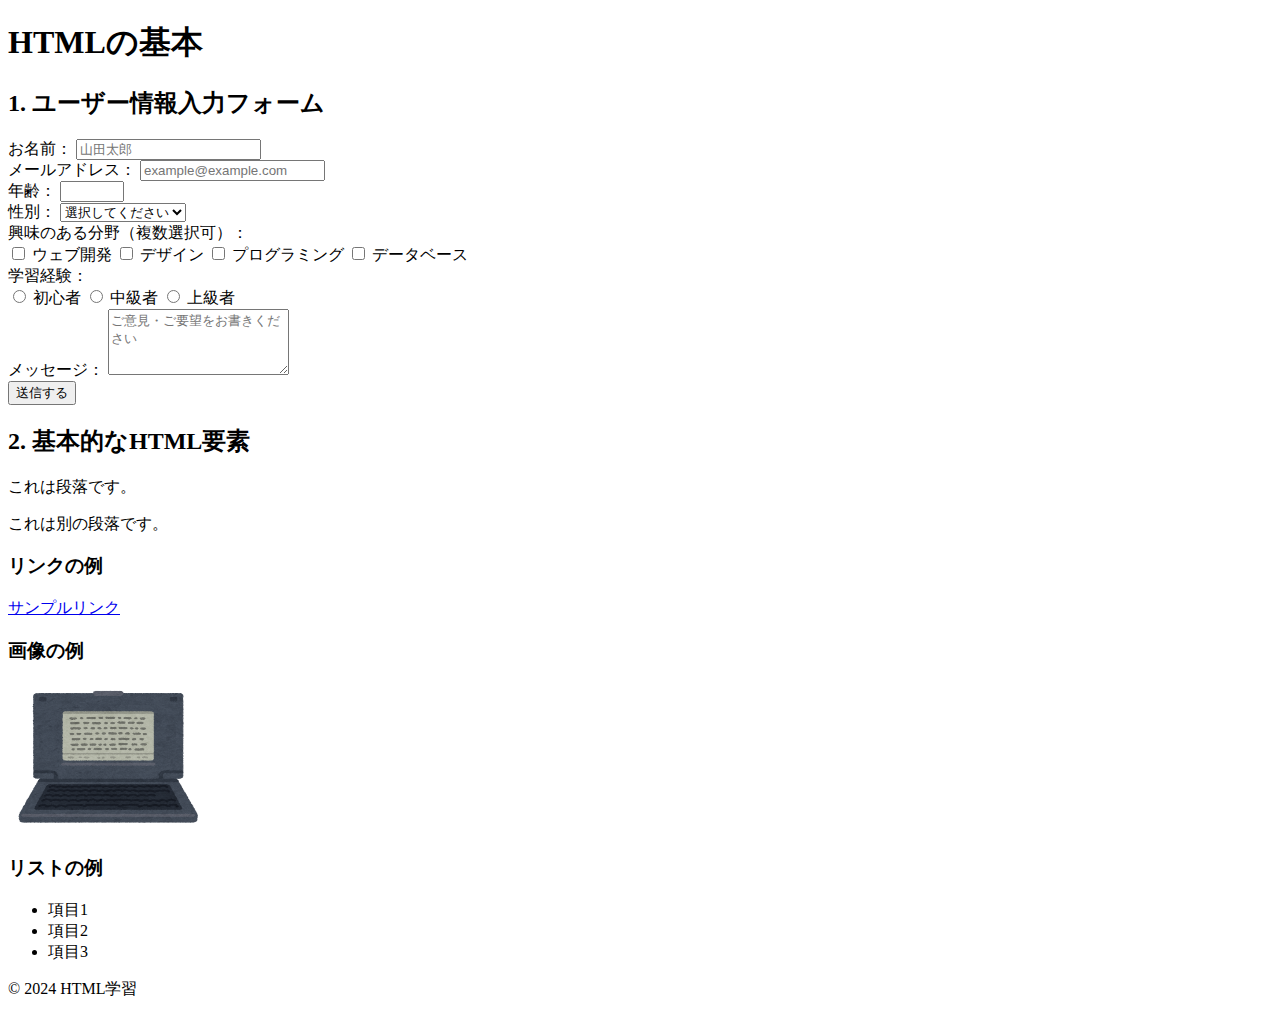
<file: 1-StaticHtml/index.html>
<!DOCTYPE html>
<html lang="ja">
<head>
    <meta charset="UTF-8">
    <meta name="viewport" content="width=device-width, initial-scale=1.0">
    <meta name="description" content="HTMLの基本を学ぶためのページです">
    <meta name="keywords" content="HTML, 学習, ウェブ開発">
    <meta name="author" content="学習者">
    <base href="/1-StaticHtml/">
    <title>HTMLの基本</title>
    <link rel="icon" type="image/x-icon" href="./assets/favicon.ico">
</head>
<body>
    <div name="header">
        <h1>HTMLの基本</h1>
    </div>

    <div name="main-content">
        <div>
            <h2>1. ユーザー情報入力フォーム</h2>
            <div>
                <div>
                    <label for="name">お名前：</label>
                    <input id="name" type="text" name="name" placeholder="山田太郎" />
                </div>

                <div>
                    <label for="email">メールアドレス：</label>
                    <input id="email" type="email" name="email" placeholder="example@example.com" />
                </div>

                <div>
                    <label for="age">年齢：</label>
                    <input id="age" type="number" name="age" min="0" max="120" />
                </div>

                <div>
                    <label for="gender">性別：</label>
                    <select id="gender" name="gender">
                        <option value="">選択してください</option>
                        <option value="male">男性</option>
                        <option value="female">女性</option>
                        <option value="other">その他</option>
                    </select>
                </div>

                <div>
                    <label>興味のある分野（複数選択可）：</label>
                    <div>
                        <label>
                            <input type="checkbox" name="interests" value="web"> ウェブ開発
                        </label>
                        <label>
                            <input type="checkbox" name="interests" value="design"> デザイン
                        </label>
                        <label>
                            <input type="checkbox" name="interests" value="programming"> プログラミング
                        </label>
                        <label>
                            <input type="checkbox" name="interests" value="database"> データベース
                        </label>
                    </div>
                </div>

                <div>
                    <label>学習経験：</label>
                    <div>
                        <label>
                            <input type="radio" name="experience" value="beginner"> 初心者
                        </label>
                        <label>
                            <input type="radio" name="experience" value="intermediate"> 中級者
                        </label>
                        <label>
                            <input type="radio" name="experience" value="advanced"> 上級者
                        </label>
                    </div>
                </div>

                <div>
                    <label for="message">メッセージ：</label>
                    <textarea id="message" name="message" rows="4" placeholder="ご意見・ご要望をお書きください"></textarea>
                </div>

                <div>
                    <button type="button">送信する</button>
                </div>
            </div>
        </div>

        <div>
            <h2>2. 基本的なHTML要素</h2>
            <div>
                <p>これは<span>段落</span>です。</p>
                <p>これは別の<span>段落</span>です。</p>
            </div>

            <div>
                <h3>リンクの例</h3>
                <a href="https://www.example.com">サンプルリンク</a>
            </div>

            <div>
                <h3>画像の例</h3>
                <img src="./assets/sample.png" alt="サンプル画像" width="200" height="150">
            </div>

            <div>
                <h3>リストの例</h3>
                <ul>
                    <li>項目1</li>
                    <li>項目2</li>
                    <li>項目3</li>
                </ul>
            </div>
        </div>
    </div>

    <div name="footer">
        <p>© 2024 HTML学習</p>
    </div>
</body>
</html>
</file>
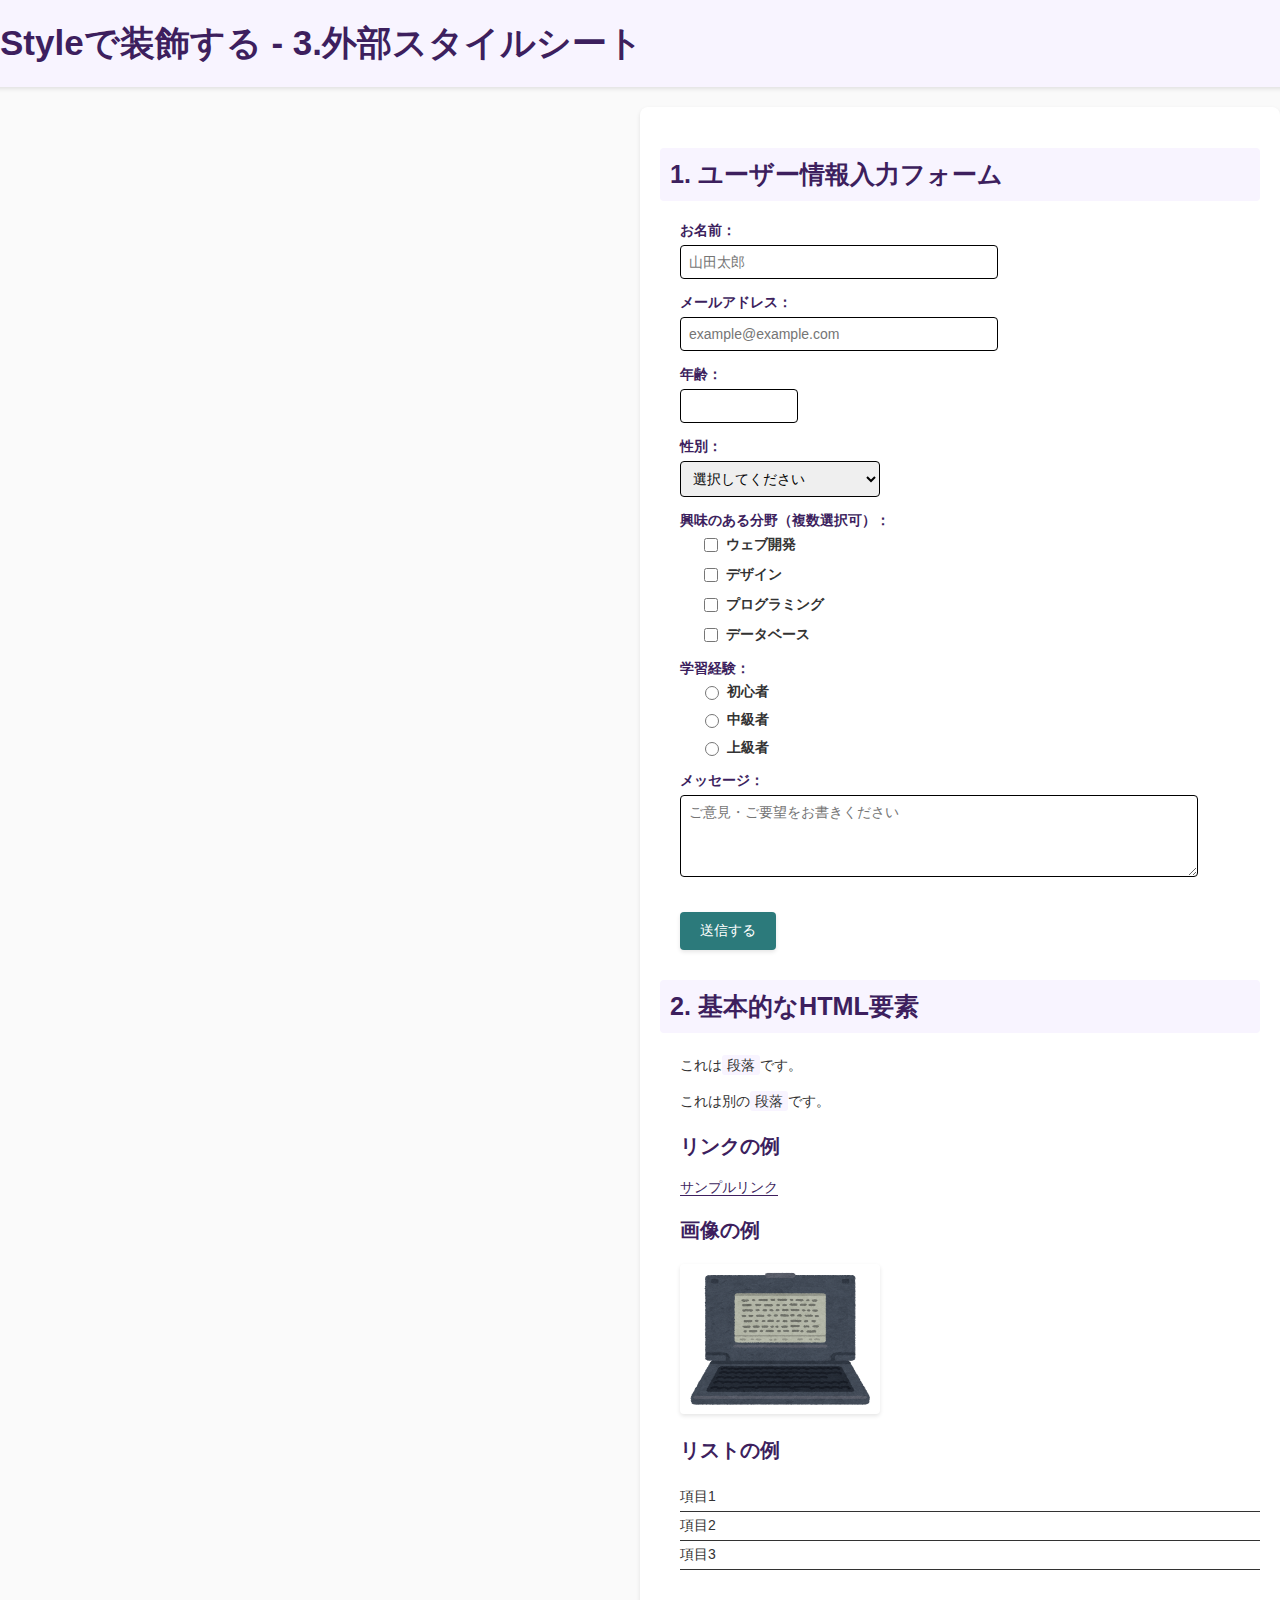
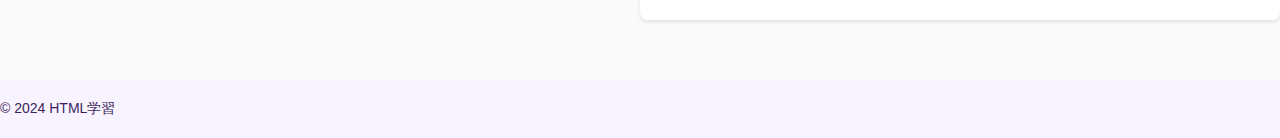
<file: 2-Style/external-file-style.html>
<!DOCTYPE html>
<html lang="ja">
<head>
    <meta charset="UTF-8">
    <meta name="viewport" content="width=device-width, initial-scale=1.0">
    <meta name="description" content="HTMLの基本を学ぶためのページです">
    <meta name="keywords" content="HTML, 学習, ウェブ開発">
    <meta name="author" content="学習者">
    <base href="/2-Style/">
    <title>Styleで装飾する - 3.外部スタイルシート</title>
    <link rel="icon" type="image/x-icon" href="./assets/favicon.ico">
    <link rel="stylesheet" href="./css/theme.css">
    <link rel="stylesheet" href="./css/style.css">
</head>
<body class="theme-background theme-text">
    <div class="header theme-background-light theme-shadow">
        <h1 class="theme-primary">Styleで装飾する - 3.外部スタイルシート</h1>
    </div>

    <div class="main-content theme-background-white theme-shadow">
        <div class="section">
            <h2 id="section-1" class="theme-primary theme-background-light">1. ユーザー情報入力フォーム</h2>
            <div class="form-container">
                <div class="form-group">
                    <label for="name" class="theme-primary">お名前：</label>
                    <input id="name" type="text" name="name" placeholder="山田太郎" class="theme-border" />
                </div>

                <div class="form-group">
                    <label for="email" class="theme-primary">メールアドレス：</label>
                    <input id="email" type="email" name="email" placeholder="example@example.com" class="theme-border" />
                </div>

                <div class="form-group">
                    <label for="age" class="theme-primary">年齢：</label>
                    <input id="age" type="number" name="age" min="0" max="120" class="theme-border" />
                </div>

                <div class="form-group">
                    <label for="gender" class="theme-primary">性別：</label>
                    <select id="gender" name="gender" class="theme-border">
                        <option value="">選択してください</option>
                        <option value="male">男性</option>
                        <option value="female">女性</option>
                        <option value="other">その他</option>
                    </select>
                </div>

                <div class="form-group">
                    <label class="theme-primary">興味のある分野（複数選択可）：</label>
                    <div class="checkbox-group">
                        <label>
                            <input type="checkbox" name="interests" value="web"> ウェブ開発
                        </label>
                        <label>
                            <input type="checkbox" name="interests" value="design"> デザイン
                        </label>
                        <label>
                            <input type="checkbox" name="interests" value="programming"> プログラミング
                        </label>
                        <label>
                            <input type="checkbox" name="interests" value="database"> データベース
                        </label>
                    </div>
                </div>

                <div class="form-group">
                    <label class="theme-primary">学習経験：</label>
                    <div class="radio-group">
                        <label>
                            <input type="radio" name="experience" value="beginner"> 初心者
                        </label>
                        <label>
                            <input type="radio" name="experience" value="intermediate"> 中級者
                        </label>
                        <label>
                            <input type="radio" name="experience" value="advanced"> 上級者
                        </label>
                    </div>
                </div>

                <div class="form-group">
                    <label for="message" class="theme-primary">メッセージ：</label>
                    <textarea id="message" name="message" rows="4" placeholder="ご意見・ご要望をお書きください" class="theme-border"></textarea>
                </div>

                <div class="button-group">
                    <button type="button" class="theme-button theme-shadow">送信する</button>
                </div>
            </div>
        </div>

        <div class="section">
            <h2 id="section-2" class="theme-primary theme-background-light">2. 基本的なHTML要素</h2>
            <div class="content-section">
                <p>これは<span class="theme-highlight">段落</span>です。</p>
                <p>これは別の<span class="theme-highlight">段落</span>です。</p>
            </div>

            <div class="content-section">
                <h3 class="theme-primary">リンクの例</h3>
                <a href="https://www.example.com" class="theme-link">サンプルリンク</a>
            </div>

            <div class="content-section">
                <h3 class="theme-primary">画像の例</h3>
                <img src="./assets/sample.png" alt="サンプル画像" width="200" height="150" class="theme-shadow">
            </div>

            <div class="content-section">
                <h3 class="theme-primary">リストの例</h3>
                <ul>
                    <li class="theme-border">項目1</li>
                    <li class="theme-border">項目2</li>
                    <li class="theme-border">項目3</li>
                </ul>
            </div>
        </div>
    </div>

    <div class="footer theme-background-light theme-primary">
        <p>© 2024 HTML学習</p>
    </div>
</body>
</html>
</file>
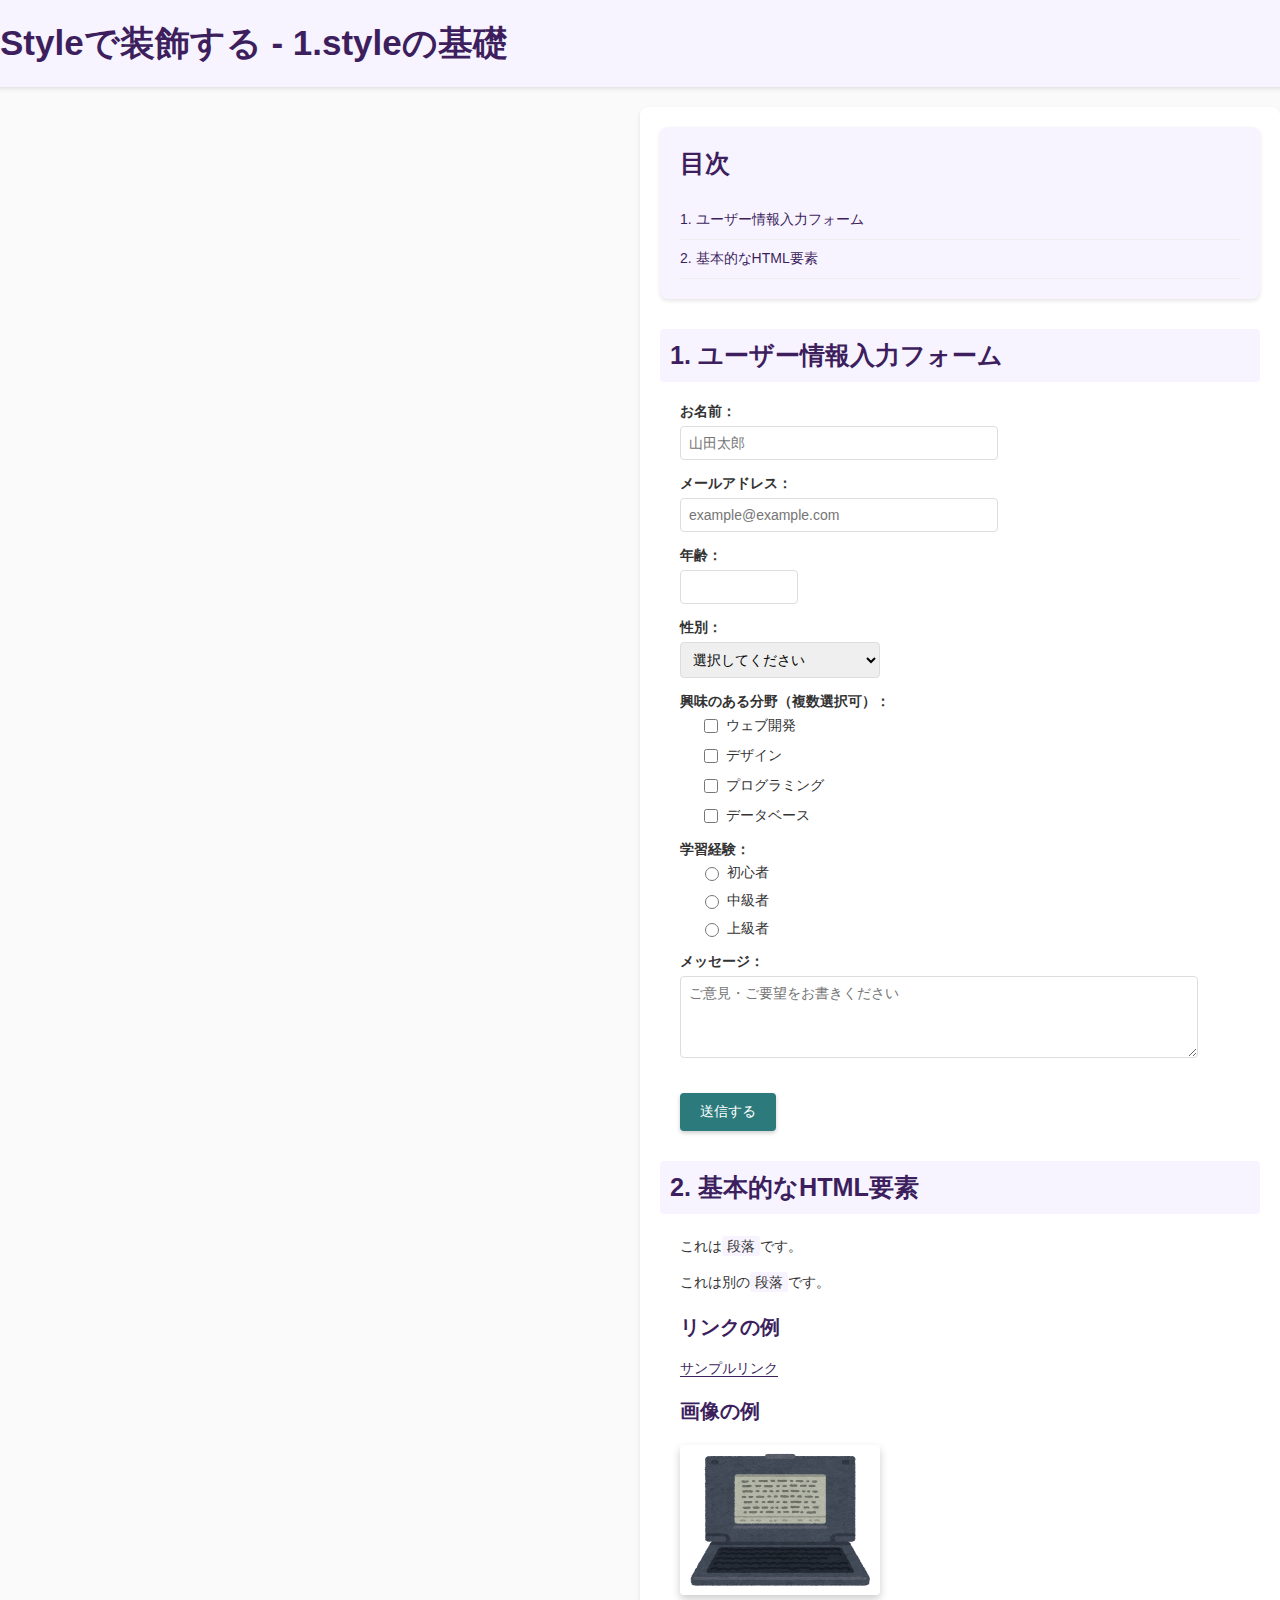
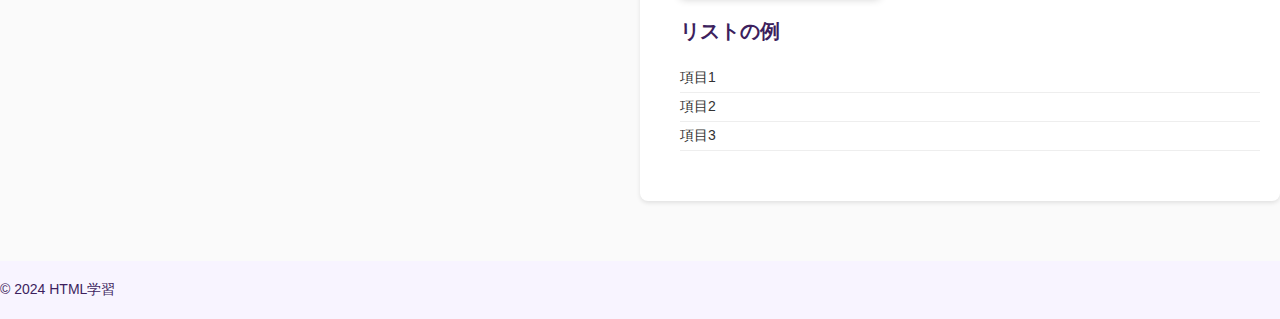
<file: 2-Style/inline-style.html>
<!DOCTYPE html>
<html lang="ja" style="font-size: 14px;">
<head>
    <meta charset="UTF-8">
    <meta name="viewport" content="width=device-width, initial-scale=1.0">
    <meta name="description" content="HTMLの基本を学ぶためのページです">
    <meta name="keywords" content="HTML, 学習, ウェブ開発">
    <meta name="author" content="学習者">
    <base href="/2-Style/">
    <title>Styleで装飾する - 1.styleの基礎</title>
    <link rel="icon" type="image/x-icon" href="./assets/favicon.ico">
</head>
<body style="margin: 0; padding: 0; font-family: 'Helvetica Neue', Arial, sans-serif; background-color: #fafafa; color: #333; width: 1920px; height: 1080px; display: flex; flex-direction: column; align-items: center;">
    <div name="header" style="background-color: #f8f4ff; padding: 20px; text-align: left; box-shadow: 0 2px 4px rgba(0,0,0,0.1); width: 100%;">
        <h1 style="margin: 0; font-size: 2.5rem; color: #3d1f5e;">Styleで装飾する - 1.styleの基礎</h1>
    </div>

    <div name="main-content" style="margin: 20px; padding: 20px; background-color: white; border-radius: 8px; box-shadow: 0 2px 4px rgba(0,0,0,0.1); min-width: 600px; max-width: 800px;">
        <div style="margin-bottom: 30px; padding: 20px; background-color: #f8f4ff; border-radius: 8px; box-shadow: 0 2px 4px rgba(0,0,0,0.1);">
            <h2 style="color: #3d1f5e; margin-top: 0; font-size: 1.8rem;">目次</h2>
            <ul style="list-style-type: none; padding: 0; margin: 0;">
                <li style="padding: 5px 0; border-bottom: 1px solid #eee;">
                    <a href="#section-1" style="color: #3d1f5e; text-decoration: none; display: block; padding: 5px 0; font-size: 1rem;">1. ユーザー情報入力フォーム</a>
                </li>
                <li style="padding: 5px 0; border-bottom: 1px solid #eee;">
                    <a href="#section-2" style="color: #3d1f5e; text-decoration: none; display: block; padding: 5px 0; font-size: 1rem;">2. 基本的なHTML要素</a>
                </li>
            </ul>
        </div>

        <div style="margin-bottom: 30px;">
            <h2 id="section-1" style="color: #3d1f5e; background-color: #f8f4ff; padding: 10px; border-radius: 4px; font-size: 1.8rem;">1. ユーザー情報入力フォーム</h2>
            <div style="display: grid; gap: 15px; margin-left: 20px;">
                <div style="display: grid; gap: 5px;">
                    <label for="name" style="font-weight: bold; font-size: 1rem;">お名前：</label>
                    <input id="name" type="text" name="name" placeholder="山田太郎" style="padding: 8px; border: 1px solid #ddd; border-radius: 4px; font-size: 1rem; width: 300px;" />
                </div>

                <div style="display: grid; gap: 5px;">
                    <label for="email" style="font-weight: bold; font-size: 1rem;">メールアドレス：</label>
                    <input id="email" type="email" name="email" placeholder="example@example.com" style="padding: 8px; border: 1px solid #ddd; border-radius: 4px; font-size: 1rem; width: 300px;" />
                </div>

                <div style="display: grid; gap: 5px;">
                    <label for="age" style="font-weight: bold; font-size: 1rem;">年齢：</label>
                    <input id="age" type="number" name="age" min="0" max="120" style="padding: 8px; border: 1px solid #ddd; border-radius: 4px; font-size: 1rem; width: 100px;" />
                </div>

                <div style="display: grid; gap: 5px;">
                    <label for="gender" style="font-weight: bold; font-size: 1rem;">性別：</label>
                    <select id="gender" name="gender" style="padding: 8px; border: 1px solid #ddd; border-radius: 4px; font-size: 1rem; width: 200px;">
                        <option value="">選択してください</option>
                        <option value="male">男性</option>
                        <option value="female">女性</option>
                        <option value="other">その他</option>
                    </select>
                </div>

                <div style="display: grid; gap: 5px;">
                    <label style="font-weight: bold; font-size: 1rem;">興味のある分野（複数選択可）：</label>
                    <div style="display: grid; gap: 10px; margin-left: 20px;">
                        <label style="display: flex; align-items: center; gap: 5px; font-size: 1rem;">
                            <input type="checkbox" name="interests" value="web" style="width: 1rem; height: 1rem;"> ウェブ開発
                        </label>
                        <label style="display: flex; align-items: center; gap: 5px; font-size: 1rem;">
                            <input type="checkbox" name="interests" value="design" style="width: 1rem; height: 1rem;"> デザイン
                        </label>
                        <label style="display: flex; align-items: center; gap: 5px; font-size: 1rem;">
                            <input type="checkbox" name="interests" value="programming" style="width: 1rem; height: 1rem;"> プログラミング
                        </label>
                        <label style="display: flex; align-items: center; gap: 5px; font-size: 1rem;">
                            <input type="checkbox" name="interests" value="database" style="width: 1rem; height: 1rem;"> データベース
                        </label>
                    </div>
                </div>

                <div style="display: grid; gap: 5px;">
                    <label style="font-weight: bold; font-size: 1rem;">学習経験：</label>
                    <div style="display: grid; gap: 10px; margin-left: 20px;">
                        <label style="display: flex; align-items: center; gap: 5px; font-size: 1rem;">
                            <input type="radio" name="experience" value="beginner" style="width: 1rem; height: 1rem;"> 初心者
                        </label>
                        <label style="display: flex; align-items: center; gap: 5px; font-size: 1rem;">
                            <input type="radio" name="experience" value="intermediate" style="width: 1rem; height: 1rem;"> 中級者
                        </label>
                        <label style="display: flex; align-items: center; gap: 5px; font-size: 1rem;">
                            <input type="radio" name="experience" value="advanced" style="width: 1rem; height: 1rem;"> 上級者
                        </label>
                    </div>
                </div>

                <div style="display: grid; gap: 5px;">
                    <label for="message" style="font-weight: bold; font-size: 1rem;">メッセージ：</label>
                    <textarea id="message" name="message" rows="4" placeholder="ご意見・ご要望をお書きください" style="padding: 8px; border: 1px solid #ddd; border-radius: 4px; font-size: 1rem; resize: vertical; width: 500px;"></textarea>
                </div>

                <div style="display: flex; gap: 10px; margin-top: 20px;">
                    <button type="button" style="padding: 10px 20px; background-color: #2c7a7b; color: white; border: none; border-radius: 4px; cursor: pointer; font-size: 1rem; box-shadow: 0 2px 4px rgba(0,0,0,0.2);">送信する</button>
                </div>
            </div>
        </div>

        <div style="margin-bottom: 30px;">
            <h2 id="section-2" style="color: #3d1f5e; background-color: #f8f4ff; padding: 10px; border-radius: 4px; font-size: 1.8rem;">2. 基本的なHTML要素</h2>
            <div style="margin-bottom: 20px; margin-left: 20px;">
                <p style="line-height: 1.6; font-size: 1rem;">これは<span style="background-color: #f8f4ff; padding: 2px 5px; border-radius: 3px;">段落</span>です。</p>
                <p style="line-height: 1.6; font-size: 1rem;">これは別の<span style="background-color: #f8f4ff; padding: 2px 5px; border-radius: 3px;">段落</span>です。</p>
            </div>

            <div style="margin-bottom: 20px; margin-left: 20px;">
                <h3 style="color: #3d1f5e; font-size: 1.4rem;">リンクの例</h3>
                <a href="https://www.example.com" style="color: #3d1f5e; text-decoration: none; border-bottom: 1px solid #3d1f5e; font-size: 1rem;">サンプルリンク</a>
            </div>

            <div style="margin-bottom: 20px; margin-left: 20px;">
                <h3 style="color: #3d1f5e; font-size: 1.4rem;">画像の例</h3>
                <img src="./assets/sample.png" alt="サンプル画像" width="200" height="150" style="border-radius: 4px; box-shadow: 0 4px 8px rgba(0,0,0,0.2);">
            </div>

            <div style="margin-bottom: 20px; margin-left: 20px;">
                <h3 style="color: #3d1f5e; font-size: 1.4rem;">リストの例</h3>
                <ul style="list-style-type: none; padding: 0;">
                    <li style="padding: 5px 0; border-bottom: 1px solid #eee; font-size: 1rem;">項目1</li>
                    <li style="padding: 5px 0; border-bottom: 1px solid #eee; font-size: 1rem;">項目2</li>
                    <li style="padding: 5px 0; border-bottom: 1px solid #eee; font-size: 1rem;">項目3</li>
                </ul>
            </div>
        </div>
    </div>

    <div name="footer" style="background-color: #f8f4ff; color: #3d1f5e; text-align: left; padding: 20px; margin-top: 40px; width: 100%;">
        <p style="margin: 0; font-size: 1rem;">© 2024 HTML学習</p>
    </div>
</body>
</html>
</file>
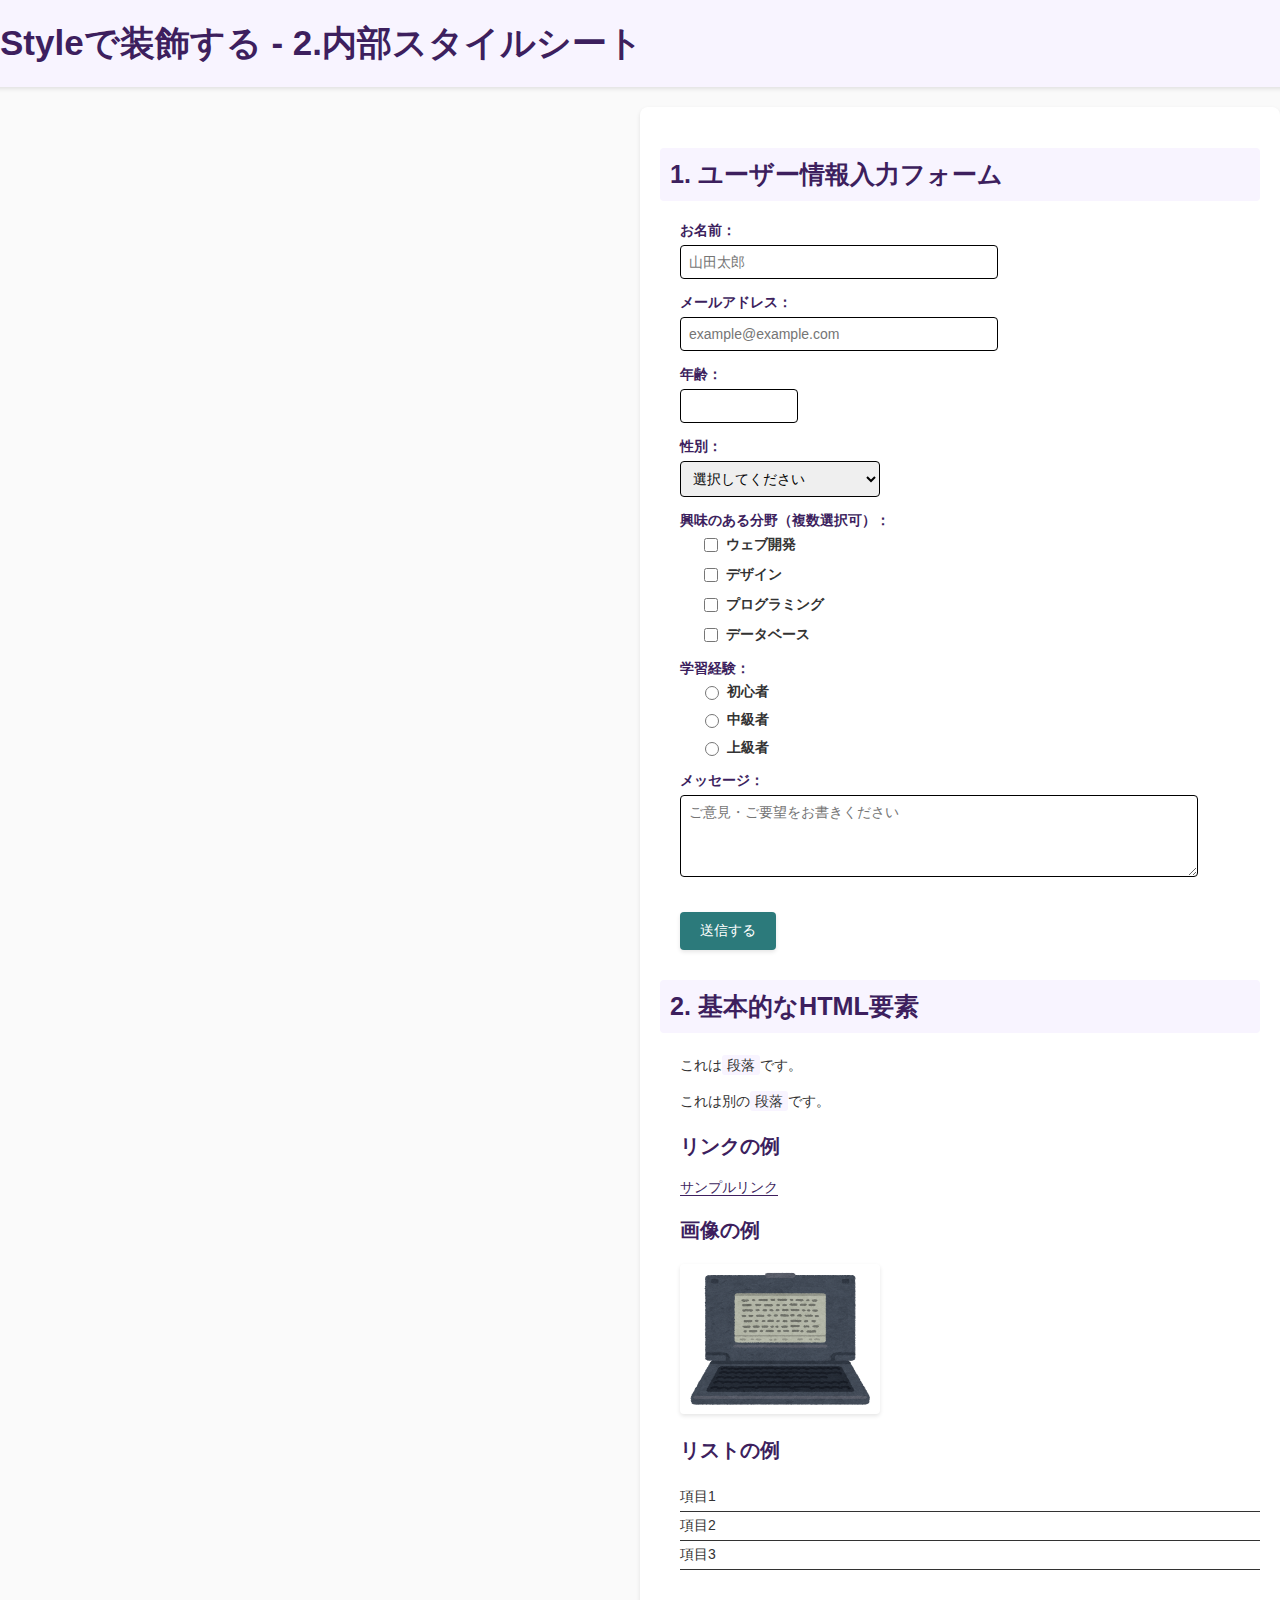
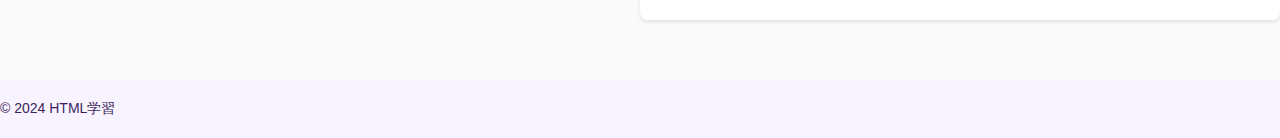
<file: 2-Style/internal-file-style.html>
<!DOCTYPE html>
<html lang="ja">
<head>
    <meta charset="UTF-8">
    <meta name="viewport" content="width=device-width, initial-scale=1.0">
    <meta name="description" content="HTMLの基本を学ぶためのページです">
    <meta name="keywords" content="HTML, 学習, ウェブ開発">
    <meta name="author" content="学習者">
    <base href="/2-Style/">
    <title>Styleで装飾する - 1.styleの基礎</title>
    <link rel="icon" type="image/x-icon" href="./assets/favicon.ico">
    <style type="text/css">
        /* カラーテーマ */
        .theme-primary {
            color: #3d1f5e;
        }
        .theme-secondary {
            color: #2c7a7b;
        }
        .theme-background {
            background-color: #fafafa;
        }
        .theme-background-light {
            background-color: #f8f4ff;
        }
        .theme-background-white {
            background-color: white;
        }
        .theme-text {
            color: #333;
        }
        .theme-border {
            border-color: #ddd;
        }
        .theme-shadow {
            box-shadow: 0 2px 4px rgba(0,0,0,0.1);
        }
        .theme-button {
            background-color: #2c7a7b;
            color: white;
        }
        .theme-button:hover {
            background-color: #246060;
        }
        .theme-link {
            color: #3d1f5e;
            border-bottom: 1px solid #3d1f5e;
        }
        .theme-highlight {
            background-color: #f8f4ff;
        }

        /* ベースレイアウト */
        html {
            font-size: 14px;
        }
        body {
            margin: 0;
            padding: 0;
            font-family: 'Helvetica Neue', Arial, sans-serif;
            width: 1920px;
            height: 1080px;
            display: flex;
            flex-direction: column;
            align-items: center;
        }

        /* ヘッダーセクション */
        .header {
            padding: 20px;
            text-align: left;
            width: 100%;
        }
        .header h1 {
            margin: 0;
            font-size: 2.5rem;
        }

        /* メインコンテンツエリア */
        .main-content {
            margin: 20px;
            padding: 20px;
            border-radius: 8px;
            min-width: 600px;
            max-width: 800px;
        }

        /* セクション共通スタイル */
        .section {
            margin-bottom: 30px;
        }
        .section h2 {
            padding: 10px;
            border-radius: 4px;
            font-size: 1.8rem;
        }

        /* フォームスタイル */
        .form-container {
            display: grid;
            gap: 15px;
            margin-left: 20px;
        }
        .form-group {
            display: grid;
            gap: 5px;
        }
        .form-group label {
            font-weight: bold;
            font-size: 1rem;
        }

        /* フォーム入力要素スタイル */
        .form-group input[type="text"],
        .form-group input[type="email"],
        .form-group input[type="number"],
        .form-group select,
        .form-group textarea {
            padding: 8px;
            border: 1px solid;
            border-radius: 4px;
            font-size: 1rem;
        }
        .form-group input[type="text"],
        .form-group input[type="email"] {
            width: 300px;
        }
        .form-group input[type="number"] {
            width: 100px;
        }
        .form-group select {
            width: 200px;
        }
        .form-group textarea {
            width: 500px;
            resize: vertical;
        }

        /* チェックボックス・ラジオボタングループ */
        .checkbox-group,
        .radio-group {
            display: grid;
            gap: 10px;
            margin-left: 20px;
        }
        .checkbox-group label,
        .radio-group label {
            display: flex;
            align-items: center;
            gap: 5px;
            font-size: 1rem;
        }
        .checkbox-group input,
        .radio-group input {
            width: 1rem;
            height: 1rem;
        }

        /* ボタングループ */
        .button-group {
            display: flex;
            gap: 10px;
            margin-top: 20px;
        }
        .button-group button {
            padding: 10px 20px;
            border: none;
            border-radius: 4px;
            cursor: pointer;
            font-size: 1rem;
        }

        /* コンテンツセクション */
        .content-section {
            margin-bottom: 20px;
            margin-left: 20px;
        }
        .content-section p {
            line-height: 1.6;
            font-size: 1rem;
        }
        .content-section span {
            padding: 2px 5px;
            border-radius: 3px;
        }
        .content-section h3 {
            font-size: 1.4rem;
        }
        .content-section a {
            text-decoration: none;
            font-size: 1rem;
        }
        .content-section img {
            border-radius: 4px;
        }
        .content-section ul {
            list-style-type: none;
            padding: 0;
        }
        .content-section li {
            padding: 5px 0;
            border-bottom: 1px solid;
            font-size: 1rem;
        }

        /* フッター */
        .footer {
            text-align: left;
            padding: 20px;
            margin-top: 40px;
            width: 100%;
        }
        .footer p {
            margin: 0;
            font-size: 1rem;
        }
    </style>
</head>
<body class="theme-background theme-text">
    <div class="header theme-background-light theme-shadow">
        <h1 class="theme-primary">Styleで装飾する - 2.内部スタイルシート</h1>
    </div>

    <div class="main-content theme-background-white theme-shadow">
        <div class="section">
            <h2 id="section-1" class="theme-primary theme-background-light">1. ユーザー情報入力フォーム</h2>
            <div class="form-container">
                <div class="form-group">
                    <label for="name" class="theme-primary">お名前：</label>
                    <input id="name" type="text" name="name" placeholder="山田太郎" class="theme-border" />
                </div>

                <div class="form-group">
                    <label for="email" class="theme-primary">メールアドレス：</label>
                    <input id="email" type="email" name="email" placeholder="example@example.com" class="theme-border" />
                </div>

                <div class="form-group">
                    <label for="age" class="theme-primary">年齢：</label>
                    <input id="age" type="number" name="age" min="0" max="120" class="theme-border" />
                </div>

                <div class="form-group">
                    <label for="gender" class="theme-primary">性別：</label>
                    <select id="gender" name="gender" class="theme-border">
                        <option value="">選択してください</option>
                        <option value="male">男性</option>
                        <option value="female">女性</option>
                        <option value="other">その他</option>
                    </select>
                </div>

                <div class="form-group">
                    <label class="theme-primary">興味のある分野（複数選択可）：</label>
                    <div class="checkbox-group">
                        <label>
                            <input type="checkbox" name="interests" value="web"> ウェブ開発
                        </label>
                        <label>
                            <input type="checkbox" name="interests" value="design"> デザイン
                        </label>
                        <label>
                            <input type="checkbox" name="interests" value="programming"> プログラミング
                        </label>
                        <label>
                            <input type="checkbox" name="interests" value="database"> データベース
                        </label>
                    </div>
                </div>

                <div class="form-group">
                    <label class="theme-primary">学習経験：</label>
                    <div class="radio-group">
                        <label>
                            <input type="radio" name="experience" value="beginner"> 初心者
                        </label>
                        <label>
                            <input type="radio" name="experience" value="intermediate"> 中級者
                        </label>
                        <label>
                            <input type="radio" name="experience" value="advanced"> 上級者
                        </label>
                    </div>
                </div>

                <div class="form-group">
                    <label for="message" class="theme-primary">メッセージ：</label>
                    <textarea id="message" name="message" rows="4" placeholder="ご意見・ご要望をお書きください" class="theme-border"></textarea>
                </div>

                <div class="button-group">
                    <button type="button" class="theme-button theme-shadow">送信する</button>
                </div>
            </div>
        </div>

        <div class="section">
            <h2 id="section-2" class="theme-primary theme-background-light">2. 基本的なHTML要素</h2>
            <div class="content-section">
                <p>これは<span class="theme-highlight">段落</span>です。</p>
                <p>これは別の<span class="theme-highlight">段落</span>です。</p>
            </div>

            <div class="content-section">
                <h3 class="theme-primary">リンクの例</h3>
                <a href="https://www.example.com" class="theme-link">サンプルリンク</a>
            </div>

            <div class="content-section">
                <h3 class="theme-primary">画像の例</h3>
                <img src="./assets/sample.png" alt="サンプル画像" width="200" height="150" class="theme-shadow">
            </div>

            <div class="content-section">
                <h3 class="theme-primary">リストの例</h3>
                <ul>
                    <li class="theme-border">項目1</li>
                    <li class="theme-border">項目2</li>
                    <li class="theme-border">項目3</li>
                </ul>
            </div>
        </div>
    </div>

    <div class="footer theme-background-light theme-primary">
        <p>© 2024 HTML学習</p>
    </div>
</body>
</html>
</file>
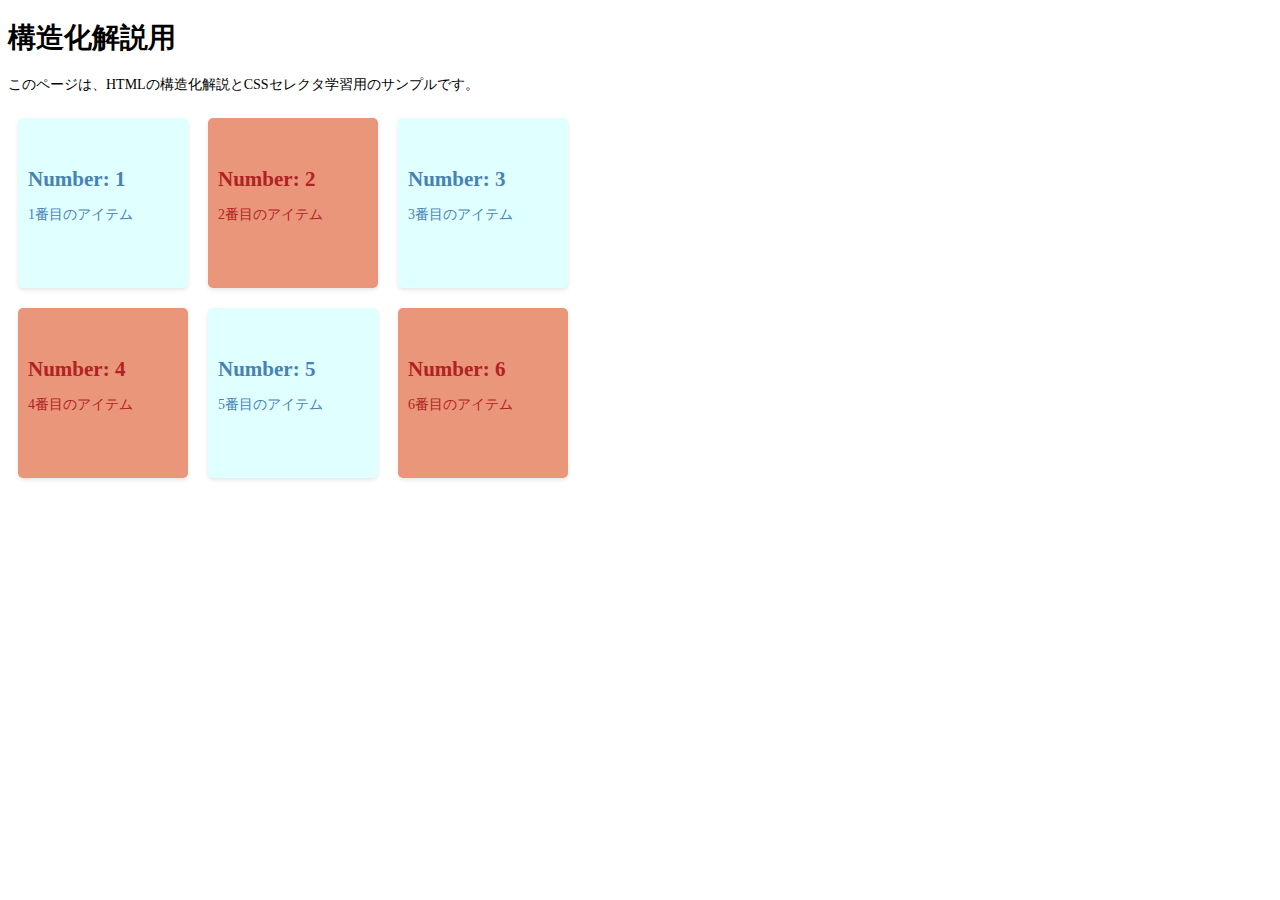
<file: 2-Style/sample-selector.html>
<!DOCTYPE html>
<html lang="ja" style="font-size: 14px;">
<head>
    <meta charset="UTF-8">
    <base href="/2-Style/">
    <title>サンプル</title>
    <style>
      /* コンテナラッパーに適用するスタイル */
      .itemContainer {
        list-style-type: none;
        padding: 0;
        margin: 0;
        width: 600px;
        display: flex;
        flex-wrap: wrap;
        align-items: flex-start;
      }

      /* リストアイテム内のラッパ(div)に適用するスタイル */
      .itemContainer li > div {
        margin: 10px;
        padding: 10px;
        width: 150px;
        height: 150px;
        border-radius: 5px;
        box-shadow: 0 2px 4px rgba(0, 0, 0, 0.1);
        display: flex;
        flex-direction: column;
        justify-content: center;
      }

      /* 偶数と奇数のリストアイテムに異なるスタイルを適用 */
      /* 奇数のリストアイテム */
      .itemContainer li:nth-child(odd) > div {
        background-color: lightcyan;
        color: steelblue;
      }

      /* 偶数のリストアイテム */
      .itemContainer li:nth-child(even) > div {
        background-color: darksalmon;
        color: firebrick
      }

      /* リストアイテム内のh2タグがデフォルトで持っているmargin設定を無効化 */
      .itemContainer h2 {
        margin: 0;
      }

      /* .item-list {
        border: 1px solid red;
      } */
    </style>
</head>
<body>
  <h1>構造化解説用</h1>
  <p>このページは、HTMLの構造化解説とCSSセレクタ学習用のサンプルです。</p>
  <ul class="itemContainer">
    <li>
      <div>
        <h2>Number: 1</h2>
        <p>1番目のアイテム</p>
      </div>
    </li>
    <li>
      <div>
        <h2>Number: 2</h2>
        <p>2番目のアイテム</p>
      </div>
    </li>
    <li>
      <div>
        <h2>Number: 3</h2>
        <p>3番目のアイテム</p>
      </div>
    </li>
    <li>
      <div>
        <h2>Number: 4</h2>
        <p>4番目のアイテム</p>
      </div>
    </li>
    <li>
      <div>
        <h2>Number: 5</h2>
        <p>5番目のアイテム</p>
      </div>
    </li>
    <li>
      <div>
        <h2>Number: 6</h2>
        <p>6番目のアイテム</p>
      </div>
    </li>
  </ul>
</body>
</file>
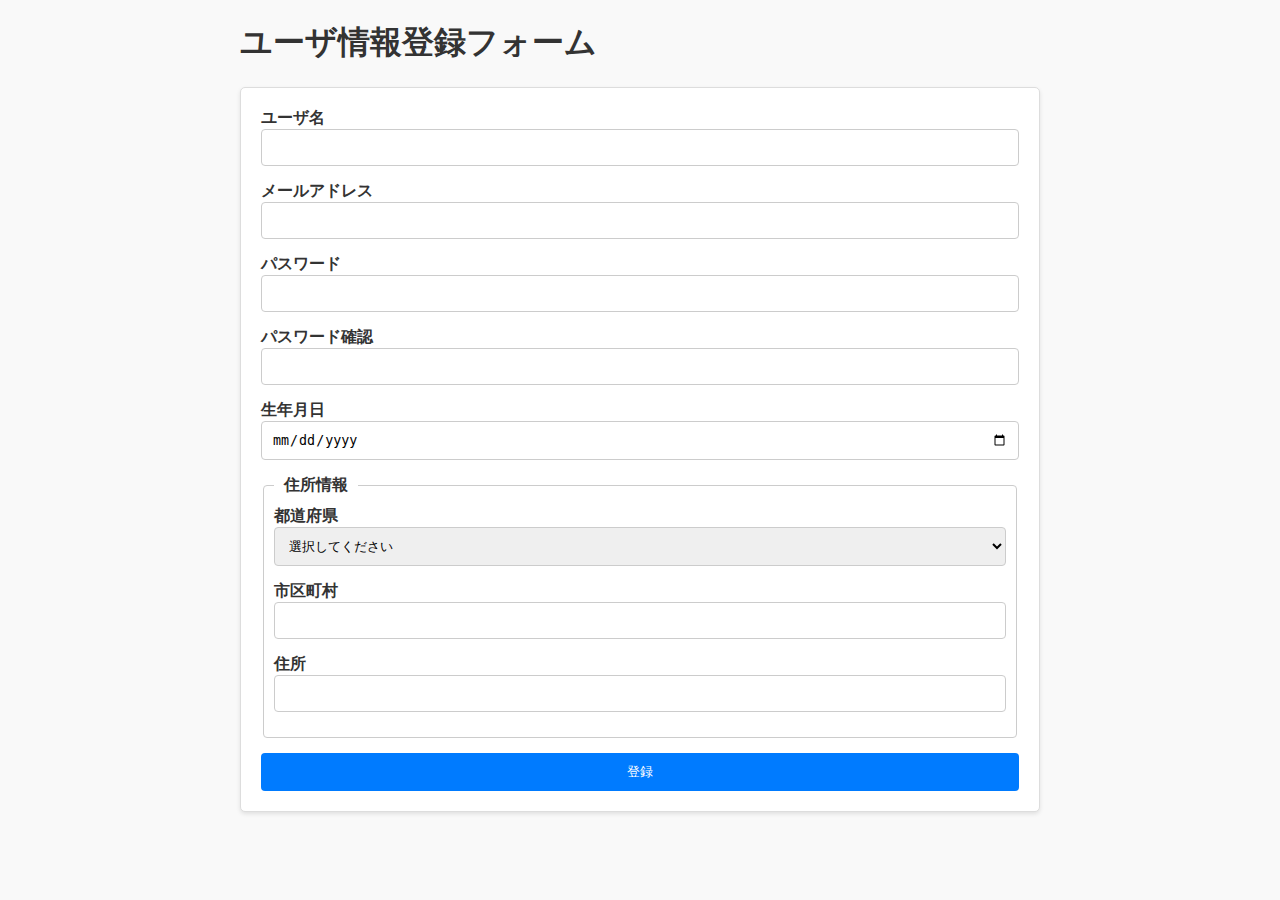
<file: 3-Js/js-sample1-innerscript.html>
<!DOCTYPE html>
<html lang="ja">
<head>
  <meta charset="UTF-8">
  <meta name="viewport" content="width=device-width, initial-scale=1.0">
  <title>ユーザ情報登録フォーム</title>
  <link rel="stylesheet" href="./css/common-style.css">
</head>
<body>
  <div class="wrapper">
    <h1>ユーザ情報登録フォーム</h1>
    <form action="/submit" method="POST">
      <div class="container">
        <div>
          <label for="username">ユーザ名</label>
          <input type="text" name="username">
        </div>  
        <div>
          <label for="email">メールアドレス</label>
          <input type="email" name="email">
        </div>
    
        <div>
          <label for="password">パスワード</label>
          <input type="password" name="password">
        </div>
    
        <div>
          <label for="confirm-password">パスワード確認</label>
          <input type="password" name="confirm-password">
        </div>
    
        <div>
          <label for="birthdate">生年月日</label>
          <input type="date" name="birthdate">
        </div>
    
        <fieldset>
          <legend>住所情報</legend>
    
          <div>
            <label for="prefecture">都道府県</label>
            <select name="prefecture">
              <option value="" disabled selected>選択してください</option>
              <option value="hokkaido">北海道</option>
              <option value="aomori">青森県</option>
              <option value="iwate">岩手県</option>
              <option value="miyagi">宮城県</option>
              <option value="akita">秋田県</option>
              <option value="yamagata">山形県</option>
              <option value="fukushima">福島県</option>
              <option value="ibaraki">茨城県</option>
              <option value="tochigi">栃木県</option>
              <option value="gunma">群馬県</option>
              <option value="saitama">埼玉県</option>
              <option value="chiba">千葉県</option>
              <option value="tokyo">東京都</option>
              <option value="kanagawa">神奈川県</option>
              <option value="niigata">新潟県</option>
              <option value="toyama">富山県</option>
              <option value="ishikawa">石川県</option>
              <option value="fukui">福井県</option>
              <option value="yamanashi">山梨県</option>
              <option value="nagano">長野県</option>
              <option value="gifu">岐阜県</option>
              <option value="shizuoka">静岡県</option>
              <option value="aichi">愛知県</option>
              <option value="mie">三重県</option>
              <option value="shiga">滋賀県</option>
              <option value="kyoto">京都府</option>
              <option value="osaka">大阪府</option>
              <option value="hyogo">兵庫県</option>
              <option value="nara">奈良県</option>
              <option value="wakayama">和歌山県</option>
              <option value="tottori">鳥取県</option>
              <option value="shimane">島根県</option>
              <option value="okayama">岡山県</option>
              <option value="hiroshima">広島県</option>
              <option value="yamaguchi">山口県</option>
              <option value="tokushima">徳島県</option>
              <option value="kagawa">香川県</option>
              <option value="ehime">愛媛県</option>
              <option value="kochi">高知県</option>
              <option value="fukuoka">福岡県</option>
              <option value="saga">佐賀県</option>
              <option value="nagasaki">長崎県</option>
              <option value="kumamoto">熊本県</option>
              <option value="oita">大分県</option>
              <option value="miyazaki">宮崎県</option>
              <option value="kagoshima">鹿児島県</option>
              <option value="okinawa">沖縄県</option>
            </select>
          </div>
          
          <div>
            <label for="city">市区町村</label>
            <input type="text" name="city">
          </div>
    
          <div>
            <label for="address">住所</label>
            <input type="text" name="address">
          </div>
        </fieldset>

        <button type="submit" onclick="clickSubmit(event)">登録</button>
      </div>
    </form>
    <script>
      /** 
       * ボタンがクリックされたときの処理
       * @param {Event} e - イベントオブジェクト
       */
      function clickSubmit(e) {
        // クリックされたボタンのテキストを取得
        window.alert(`${e.target.innerText}ボタンがクリックされました。`);
        e.preventDefault(); // フォームの送信をキャンセル
      }
    </script>
  </div>
</body>
</html>
</file>
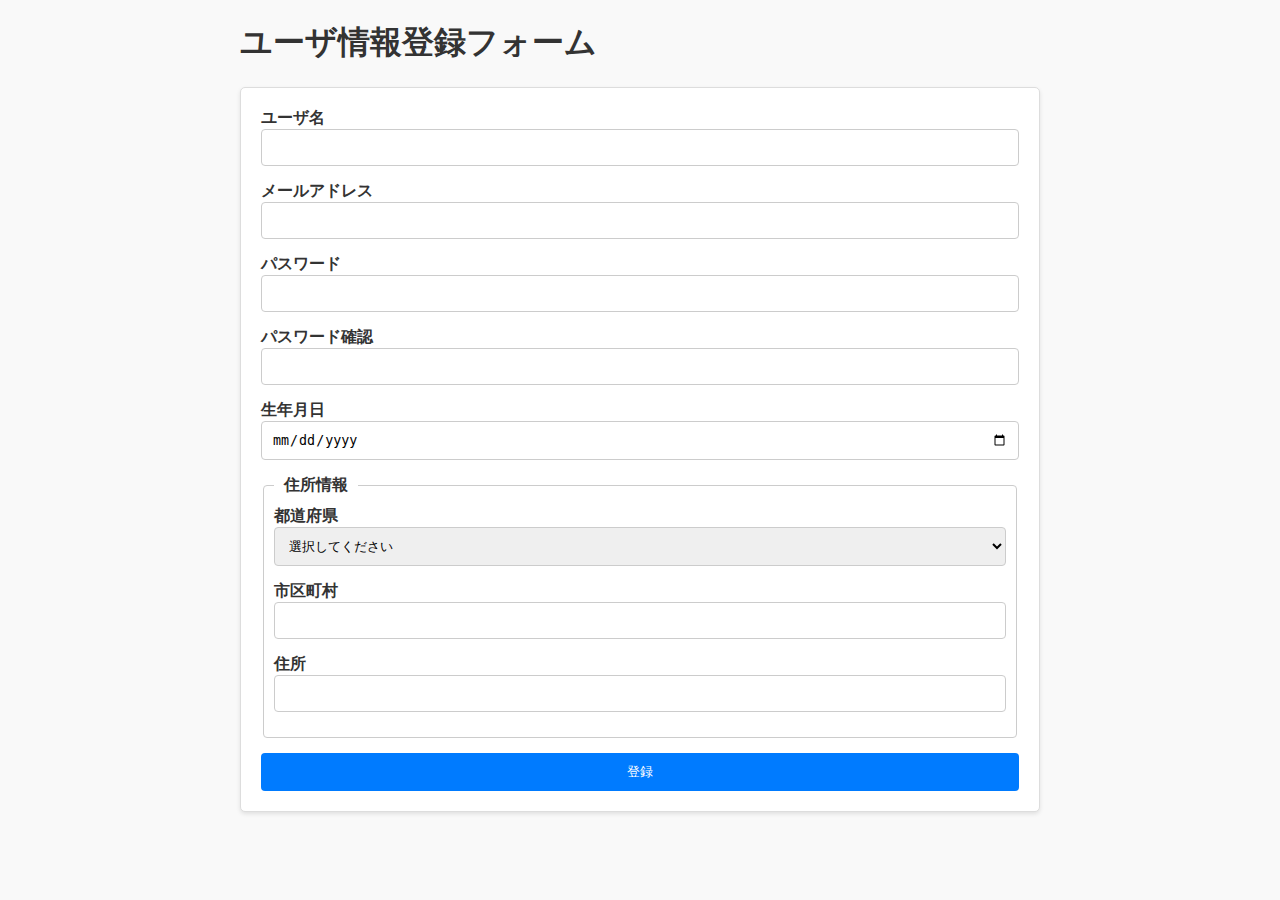
<file: 3-Js/js-sample2-externalfile.html>
<!DOCTYPE html>
<html lang="ja">
<head>
  <meta charset="UTF-8">
  <meta name="viewport" content="width=device-width, initial-scale=1.0">
  <title>ユーザ情報登録フォーム</title>
  <link rel="stylesheet" href="./css/common-style.css">
  <!-- ここで外部jsファイルを読み込む -->
  <script src="./scripts/sample1.js"></script>
</head>
<body>
  <div class="wrapper">
    <h1>ユーザ情報登録フォーム</h1>
    <form action="/submit" method="POST">
      <div class="container">
        <div>
          <label>
            ユーザ名
            <input type="text" name="username">
          </label>
        </div>  
        <div>
          <label>
            メールアドレス
            <input type="email" name="email">
          </label>
        </div>
    
        <div>
          <label>
            パスワード
            <input type="password" name="password">
          </label>
        </div>
    
        <div>
          <label>
            パスワード確認
            <input type="password" name="confirm-password">
          </label>
        </div>
    
        <div>
          <label>
            生年月日
            <input type="date" name="birthdate">
          </label>
        </div>
    
        <fieldset>
          <legend>住所情報</legend>
    
          <div>
            <label>
              都道府県
              <select name="prefecture">
                <option value="" disabled selected>選択してください</option>
                <option value="hokkaido">北海道</option>
                <option value="aomori">青森県</option>
                <option value="iwate">岩手県</option>
                <option value="miyagi">宮城県</option>
                <option value="akita">秋田県</option>
                <option value="yamagata">山形県</option>
                <option value="fukushima">福島県</option>
                <option value="ibaraki">茨城県</option>
                <option value="tochigi">栃木県</option>
                <option value="gunma">群馬県</option>
                <option value="saitama">埼玉県</option>
                <option value="chiba">千葉県</option>
                <option value="tokyo">東京都</option>
                <option value="kanagawa">神奈川県</option>
                <option value="niigata">新潟県</option>
                <option value="toyama">富山県</option>
                <option value="ishikawa">石川県</option>
                <option value="fukui">福井県</option>
                <option value="yamanashi">山梨県</option>
                <option value="nagano">長野県</option>
                <option value="gifu">岐阜県</option>
                <option value="shizuoka">静岡県</option>
                <option value="aichi">愛知県</option>
                <option value="mie">三重県</option>
                <option value="shiga">滋賀県</option>
                <option value="kyoto">京都府</option>
                <option value="osaka">大阪府</option>
                <option value="hyogo">兵庫県</option>
                <option value="nara">奈良県</option>
                <option value="wakayama">和歌山県</option>
                <option value="tottori">鳥取県</option>
                <option value="shimane">島根県</option>
                <option value="okayama">岡山県</option>
                <option value="hiroshima">広島県</option>
                <option value="yamaguchi">山口県</option>
                <option value="tokushima">徳島県</option>
                <option value="kagawa">香川県</option>
                <option value="ehime">愛媛県</option>
                <option value="kochi">高知県</option>
                <option value="fukuoka">福岡県</option>
                <option value="saga">佐賀県</option>
                <option value="nagasaki">長崎県</option>
                <option value="kumamoto">熊本県</option>
                <option value="oita">大分県</option>
                <option value="miyazaki">宮崎県</option>
                <option value="kagoshima">鹿児島県</option>
                <option value="okinawa">沖縄県</option>
              </select>
            </label>
          </div>
          
          <div>
            <label>
              市区町村
              <input type="text" name="city">
            </label>
          </div>
    
          <div>
            <label>
              住所
              <input type="text" name="address">
            </label>
          </div>
        </fieldset>

        <button type="submit" onclick="clickSubmit(event)">登録</button>
      </div>
    </form>
  </div>
</body>
</html>
</file>
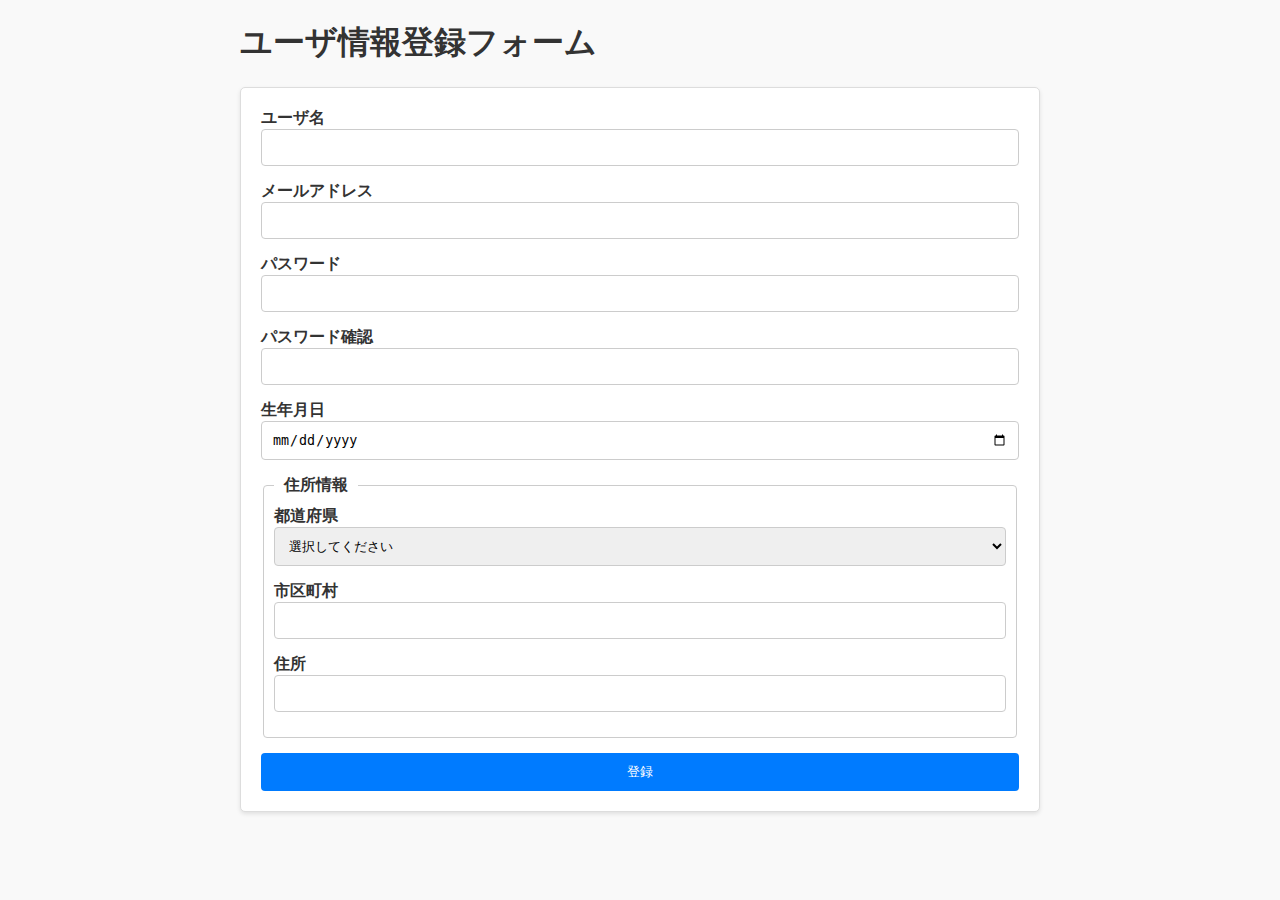
<file: 3-Js/js-sample3-oldstyle.html>
<!DOCTYPE html>
<html lang="ja">
<head>
  <meta charset="UTF-8">
  <meta name="viewport" content="width=device-width, initial-scale=1.0">
  <title>ユーザ情報登録フォーム</title>
  <link rel="stylesheet" href="./css/common-style.css">
  <script>
    window.alert("headタグに記述されたJavaScriptが実行されました。");
  </script>
</head>
<body>
  <div class="wrapper">
    <h1>ユーザ情報登録フォーム</h1>
    <form action="/submit" method="POST">
      <div class="container">
        <div>
          <label>
            ユーザ名
            <input type="text" name="username">
          </label>
        </div>  
        <div>
          <label>
            メールアドレス
            <input type="email" name="email">
          </label>
        </div>
    
        <div>
          <label>
            パスワード
            <input type="password" name="password">
          </label>
        </div>
    
        <div>
          <label>
            パスワード確認
            <input type="password" name="confirm-password">
          </label>
        </div>
    
        <div>
          <label>
            生年月日
            <input type="date" name="birthdate">
          </label>
        </div>
    
        <fieldset>
          <legend>住所情報</legend>
    
          <div>
            <label>
              都道府県
              <select name="prefecture">
                <option value="" disabled selected>選択してください</option>
                <option value="hokkaido">北海道</option>
                <option value="aomori">青森県</option>
                <option value="iwate">岩手県</option>
                <option value="miyagi">宮城県</option>
                <option value="akita">秋田県</option>
                <option value="yamagata">山形県</option>
                <option value="fukushima">福島県</option>
                <option value="ibaraki">茨城県</option>
                <option value="tochigi">栃木県</option>
                <option value="gunma">群馬県</option>
                <option value="saitama">埼玉県</option>
                <option value="chiba">千葉県</option>
                <option value="tokyo">東京都</option>
                <option value="kanagawa">神奈川県</option>
                <option value="niigata">新潟県</option>
                <option value="toyama">富山県</option>
                <option value="ishikawa">石川県</option>
                <option value="fukui">福井県</option>
                <option value="yamanashi">山梨県</option>
                <option value="nagano">長野県</option>
                <option value="gifu">岐阜県</option>
                <option value="shizuoka">静岡県</option>
                <option value="aichi">愛知県</option>
                <option value="mie">三重県</option>
                <option value="shiga">滋賀県</option>
                <option value="kyoto">京都府</option>
                <option value="osaka">大阪府</option>
                <option value="hyogo">兵庫県</option>
                <option value="nara">奈良県</option>
                <option value="wakayama">和歌山県</option>
                <option value="tottori">鳥取県</option>
                <option value="shimane">島根県</option>
                <option value="okayama">岡山県</option>
                <option value="hiroshima">広島県</option>
                <option value="yamaguchi">山口県</option>
                <option value="tokushima">徳島県</option>
                <option value="kagawa">香川県</option>
                <option value="ehime">愛媛県</option>
                <option value="kochi">高知県</option>
                <option value="fukuoka">福岡県</option>
                <option value="saga">佐賀県</option>
                <option value="nagasaki">長崎県</option>
                <option value="kumamoto">熊本県</option>
                <option value="oita">大分県</option>
                <option value="miyazaki">宮崎県</option>
                <option value="kagoshima">鹿児島県</option>
                <option value="okinawa">沖縄県</option>
              </select>
            </label>
          </div>
          
          <div>
            <label>
              市区町村
              <input type="text" name="city">
            </label>
          </div>
    
          <div>
            <label>
              住所
              <input type="text" name="address">
            </label>
          </div>
        </fieldset>

        <button type="submit" onclick="clickSubmit(event)">登録</button>
      </div>
    </form>
    <script type="text/javascript">
      /** 
       * ボタンがクリックされたときの処理
       * @param {Event} e - イベントオブジェクト
       */
      function clickSubmit(e) {
        // クリックされたボタンのテキストを取得
        window.alert(`${e.target.innerText}ボタンがクリックされました。`);
        e.preventDefault(); // フォームの送信をキャンセル
      }
    </script>
  </div>
</body>
</html>
</file>
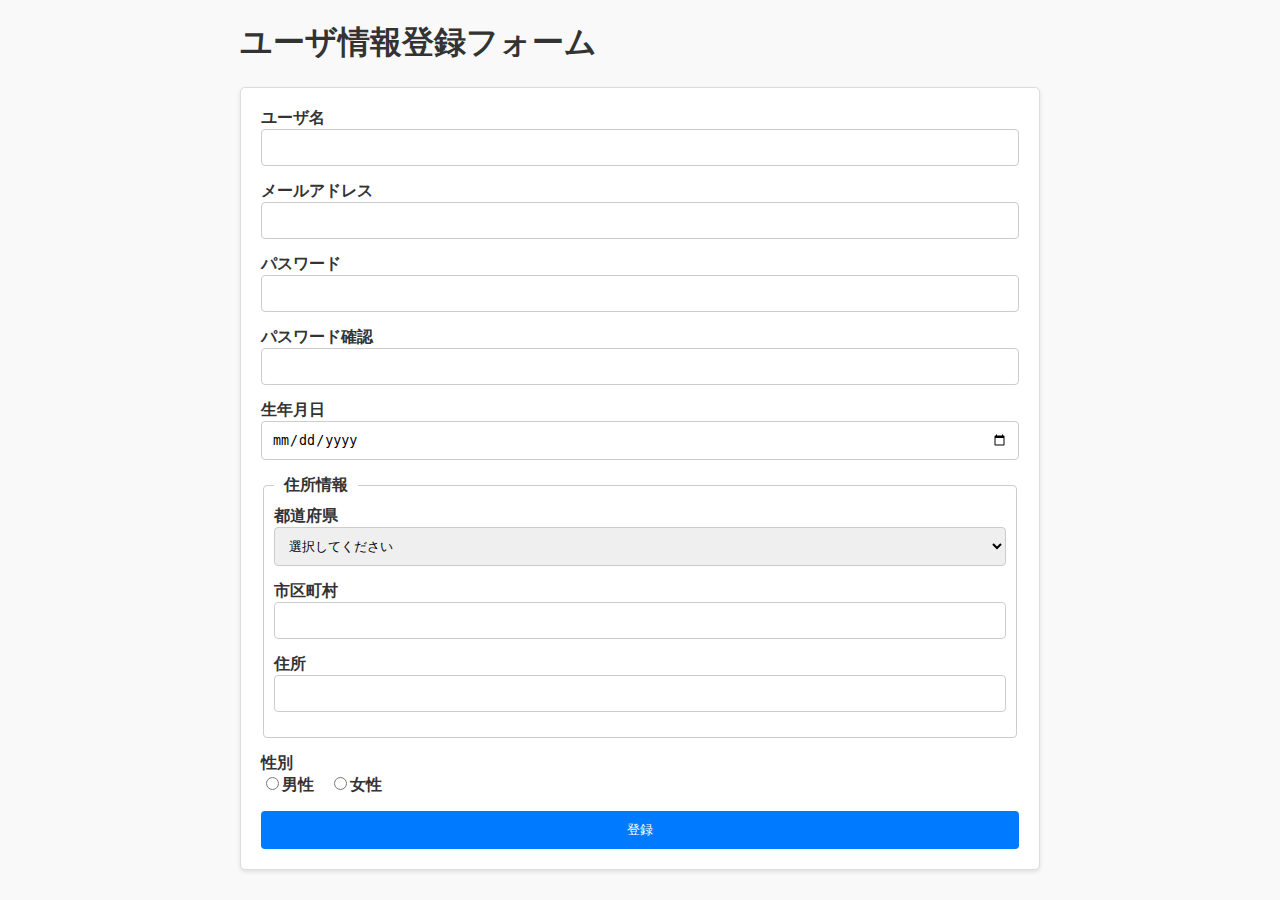
<file: 3-Js/js-sample4.html>
<!DOCTYPE html>
<html lang="ja">
<head>
  <meta charset="UTF-8">
  <meta name="viewport" content="width=device-width, initial-scale=1.0">
  <title>ユーザ情報登録フォーム</title>
  <link rel="stylesheet" href="./css/common-style.css">
  <!-- ここで外部jsファイルを読み込む -->
  <script src="./scripts/sample2.js"></script>
</head>
<body>
  <div class="wrapper">
    <h1>ユーザ情報登録フォーム</h1>
    <form action="/submit" method="POST">
      <div class="container">
        <div>
          <label>
            ユーザ名
            <input type="text" name="username">
          </label>
        </div>  
        <div>
          <label>
            メールアドレス
            <input type="email" name="email">
          </label>
        </div>
    
        <div>
          <label>
            パスワード
            <input type="password" name="password">
          </label>
        </div>
    
        <div>
          <label>
            パスワード確認
            <input type="password" name="confirm-password">
          </label>
        </div>
    
        <div>
          <label>
            生年月日
            <input type="date" name="birthdate">
          </label>
        </div>
    
        <fieldset>
          <legend>住所情報</legend>
    
          <div>
            <label>
              都道府県
              <select name="prefecture">
                <option value="" disabled selected>選択してください</option>
                <option value="hokkaido">北海道</option>
                <option value="aomori">青森県</option>
                <option value="iwate">岩手県</option>
                <option value="miyagi">宮城県</option>
                <option value="akita">秋田県</option>
                <option value="yamagata">山形県</option>
                <option value="fukushima">福島県</option>
                <option value="ibaraki">茨城県</option>
                <option value="tochigi">栃木県</option>
                <option value="gunma">群馬県</option>
                <option value="saitama">埼玉県</option>
                <option value="chiba">千葉県</option>
                <option value="tokyo">東京都</option>
                <option value="kanagawa">神奈川県</option>
                <option value="niigata">新潟県</option>
                <option value="toyama">富山県</option>
                <option value="ishikawa">石川県</option>
                <option value="fukui">福井県</option>
                <option value="yamanashi">山梨県</option>
                <option value="nagano">長野県</option>
                <option value="gifu">岐阜県</option>
                <option value="shizuoka">静岡県</option>
                <option value="aichi">愛知県</option>
                <option value="mie">三重県</option>
                <option value="shiga">滋賀県</option>
                <option value="kyoto">京都府</option>
                <option value="osaka">大阪府</option>
                <option value="hyogo">兵庫県</option>
                <option value="nara">奈良県</option>
                <option value="wakayama">和歌山県</option>
                <option value="tottori">鳥取県</option>
                <option value="shimane">島根県</option>
                <option value="okayama">岡山県</option>
                <option value="hiroshima">広島県</option>
                <option value="yamaguchi">山口県</option>
                <option value="tokushima">徳島県</option>
                <option value="kagawa">香川県</option>
                <option value="ehime">愛媛県</option>
                <option value="kochi">高知県</option>
                <option value="fukuoka">福岡県</option>
                <option value="saga">佐賀県</option>
                <option value="nagasaki">長崎県</option>
                <option value="kumamoto">熊本県</option>
                <option value="oita">大分県</option>
                <option value="miyazaki">宮崎県</option>
                <option value="kagoshima">鹿児島県</option>
                <option value="okinawa">沖縄県</option>
              </select>
            </label>
          </div>
          
          <div>
            <label>
              市区町村
              <input type="text" name="city">
            </label>
          </div>
    
          <div>
            <label>
              住所
              <input type="text" name="address">
            </label>
          </div>
        </fieldset>

        <div>
          <p>性別</p>
          <div class="radio-group">
            <label><input type="radio" name="gender" value="male">男性</label>
            <label><input type="radio" name="gender" value="female">女性</label>
          </div>
        </div>

        <button type="submit">登録</button>
      </div>
    </form>
  </div>
</body>
</html>
</file>
<file: 2-Style/css/theme.css>
/* カラーテーマ */
.theme-primary {
    color: #3d1f5e;
}
.theme-secondary {
    color: #2c7a7b;
}
.theme-background {
    background-color: #fafafa;
}
.theme-background-light {
    background-color: #f8f4ff;
}
.theme-background-white {
    background-color: white;
}
.theme-text {
    color: #333;
}
.theme-border {
    border-color: #ddd;
}
.theme-shadow {
    box-shadow: 0 2px 4px rgba(0,0,0,0.1);
}
.theme-button {
    background-color: #2c7a7b;
    color: white;
}
.theme-button:hover {
    background-color: #246060;
}
.theme-link {
    color: #3d1f5e;
    border-bottom: 1px solid #3d1f5e;
}
.theme-highlight {
    background-color: #f8f4ff;
}
</file>
<file: 2-Style/css/style.css>
/* ベースレイアウト */
html {
    font-size: 14px;
}
body {
    margin: 0;
    padding: 0;
    font-family: 'Helvetica Neue', Arial, sans-serif;
    width: 1920px;
    height: 1080px;
    display: flex;
    flex-direction: column;
    align-items: center;
}

/* ヘッダーセクション */
.header {
    padding: 20px;
    text-align: left;
    width: 100%;
}
.header h1 {
    margin: 0;
    font-size: 2.5rem;
}

/* メインコンテンツエリア */
.main-content {
    margin: 20px;
    padding: 20px;
    border-radius: 8px;
    min-width: 600px;
    max-width: 800px;
}

/* セクション共通スタイル */
.section {
    margin-bottom: 30px;
}
.section h2 {
    padding: 10px;
    border-radius: 4px;
    font-size: 1.8rem;
}

/* フォームスタイル */
.form-container {
    display: grid;
    gap: 15px;
    margin-left: 20px;
}
.form-group {
    display: grid;
    gap: 5px;
}
.form-group label {
    font-weight: bold;
    font-size: 1rem;
}

/* フォーム入力要素スタイル */
.form-group input[type="text"],
.form-group input[type="email"],
.form-group input[type="number"],
.form-group select,
.form-group textarea {
    padding: 8px;
    border: 1px solid;
    border-radius: 4px;
    font-size: 1rem;
}
.form-group input[type="text"],
.form-group input[type="email"] {
    width: 300px;
}
.form-group input[type="number"] {
    width: 100px;
}
.form-group select {
    width: 200px;
}
.form-group textarea {
    width: 500px;
    resize: vertical;
}

/* チェックボックス・ラジオボタングループ */
.checkbox-group,
.radio-group {
    display: grid;
    gap: 10px;
    margin-left: 20px;
}
.checkbox-group label,
.radio-group label {
    display: flex;
    align-items: center;
    gap: 5px;
    font-size: 1rem;
}
.checkbox-group input,
.radio-group input {
    width: 1rem;
    height: 1rem;
}

/* ボタングループ */
.button-group {
    display: flex;
    gap: 10px;
    margin-top: 20px;
}
.button-group button {
    padding: 10px 20px;
    border: none;
    border-radius: 4px;
    cursor: pointer;
    font-size: 1rem;
}

/* コンテンツセクション */
.content-section {
    margin-bottom: 20px;
    margin-left: 20px;
}
.content-section p {
    line-height: 1.6;
    font-size: 1rem;
}
.content-section span {
    padding: 2px 5px;
    border-radius: 3px;
}
.content-section h3 {
    font-size: 1.4rem;
}
.content-section a {
    text-decoration: none;
    font-size: 1rem;
}
.content-section img {
    border-radius: 4px;
}
.content-section ul {
    list-style-type: none;
    padding: 0;
}
.content-section li {
    padding: 5px 0;
    border-bottom: 1px solid;
    font-size: 1rem;
}

/* フッター */
.footer {
    text-align: left;
    padding: 20px;
    margin-top: 40px;
    width: 100%;
}
.footer p {
    margin: 0;
    font-size: 1rem;
}
</file>
<file: 3-Js/css/common-style.css>
/* 全体のbodyスタイル */
body {
  font-family: Arial, sans-serif;
  margin: 20px;
  padding: 0;
  background-color: #f9f9f9;
  color: #333;
}

/* コンテンツ全体のラッパ */
.wrapper {
  max-width: 800px;
  margin: 0 auto;
}

/* フォーム内部のコンテナ */
.wrapper form .container {
  padding: 20px;
  background: #fff;
  border: 1px solid #ddd;
  border-radius: 5px;
  box-shadow: 0 2px 4px rgba(0, 0, 0, 0.1);
}

/* フォーム要素の間隔調整 */
.container > div, .container > fieldset, .container > fieldset > div {
  margin-bottom: 15px;
}

/* 住所情報フィールドセット */
.wrapper form fieldset {
  border: 1px solid #ccc;
  padding: 10px;
  margin-bottom: 15px;
  border-radius: 4px;
}

/* フィールドセットの見出し */
.wrapper form fieldset legend {
  font-weight: bold;
  padding: 0 10px;
}

/* ラベルの共通スタイル */
label {
  display: block;
  font-weight: bold;
}

p {
  margin: 0;
  font-weight: bold;
}

/* 入力欄、ボタン、DDLの共通スタイル */
input[type="text"], input[type="password"], input[type="date"], input[type="email"], button, select {
  width: 100%;
  padding: 10px;
  border: 1px solid #ccc;
  border-radius: 4px;
  box-sizing: border-box;
}

/* 送信ボタンのスタイル */
button {
  background-color: #007BFF;
  color: white;
  border: none;
  cursor: pointer;
}

/* 送信ボタンのホバー時の効果 */
button:hover {
  background-color: #0056b3;
}

/* ラジオボタンのラッパー */
.radio-group {
  display: flex;
  align-items: center;
  margin-bottom: 10px;
}

/* ラジオボタンのラベル */
.radio-group label {
  margin-right: 15px;
}

.onError {
  color: firebrick;
  background-color: rgba(178, 34, 34, 0.2);
}
</file>
